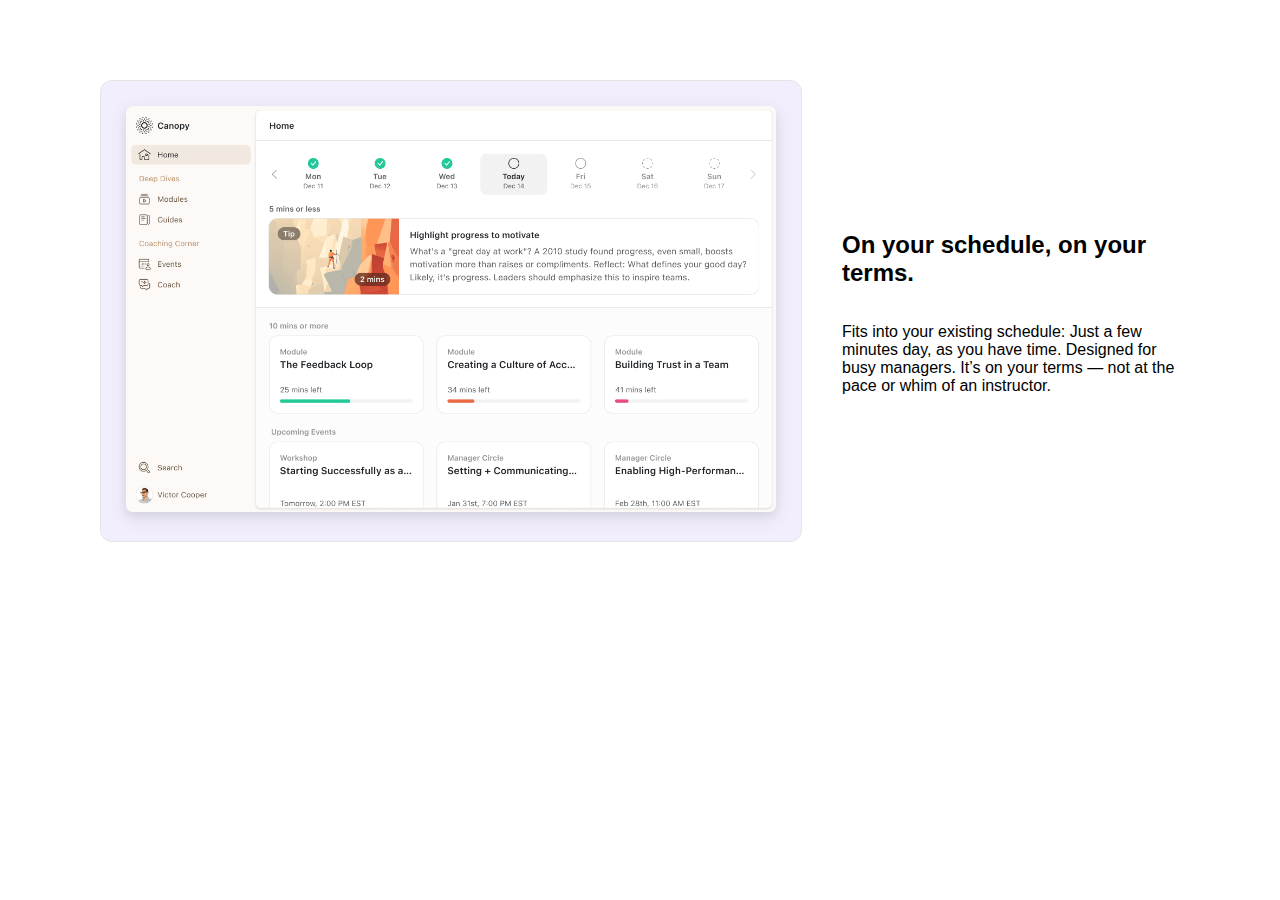
<file: responsive.html>
<!DOCTYPE html>
<html lang="en">
<head>
    <meta charset="UTF-8">
    <meta name="viewport" content="width=device-width, initial-scale=1.0">
    <title>Responsive Padding Example</title>
    <style>
body {
    margin: 0;
    padding: 0;
    font-family: Arial, sans-serif;
}

.features {
    height: auto;
    padding: 80px 100px;
    display: flex;
    box-sizing: border-box;
}

.features img {
    width: 100%;
    border-radius: 7px;
    box-shadow: 0 4px 8px 0 rgba(87, 87, 87, 0.1), 0 6px 20px 0 rgba(71, 71, 71, 0.1);
}

.features_image-div {
    flex: 0 0 65%;
    border-radius: 12px;
    padding: 25px;
    box-sizing: border-box;
}

.features_text-div {
    flex: 0 0 35%;
    display: flex;
    flex-direction: column;
    justify-content: center;
    padding-left: 40px;
    box-sizing: border-box;
}

.features_image-div_1 {
    background-color: #F2EEFD;
    border: 1px solid #E5E5E5;
}

/* Responsive Styles */
@media (max-width: 1200px) {
    .features {
        padding: 60px 80px;
    }

    .features_text-div {
        padding-left: 30px;
    }
}

@media (max-width: 992px) {
    .features {
        flex-direction: column;
        padding: 40px 60px;
    }

    .features_image-div, .features_text-div {
        flex: 0 0 100%;
        padding: 20px;
    }

    .features_text-div {
        padding-left: 0;
    }

    .features img {
        width: 100%;
    }
}

@media (max-width: 768px) {
    .features {
        padding: 30px 40px;
    }

    .features_image-div, .features_text-div {
        padding: 15px;
    }
}

@media (max-width: 576px) {
    .features {
        padding: 20px;
    }

    .features_image-div, .features_text-div {
        padding: 10px;
    }
}

    </style>
</head>
<body>
 
        <div class="features feature-1">
            <div class="features_image-div features_image-div_1">
                <img src="images/home-page-feature1.png" alt="">
            </div>
            <div class="features_text-div">
                <h2 class="h2-heading">On <span class="highlight-text">your schedule</span>, on your terms.</h2>
                <p class="para margin-top">Fits into your existing schedule: Just a few minutes day, as you have time.
                    Designed for busy managers. It’s on your terms — not at the pace or whim of an instructor.</p>
            </div>
        </div>
    
</body>
</html>
</file>
